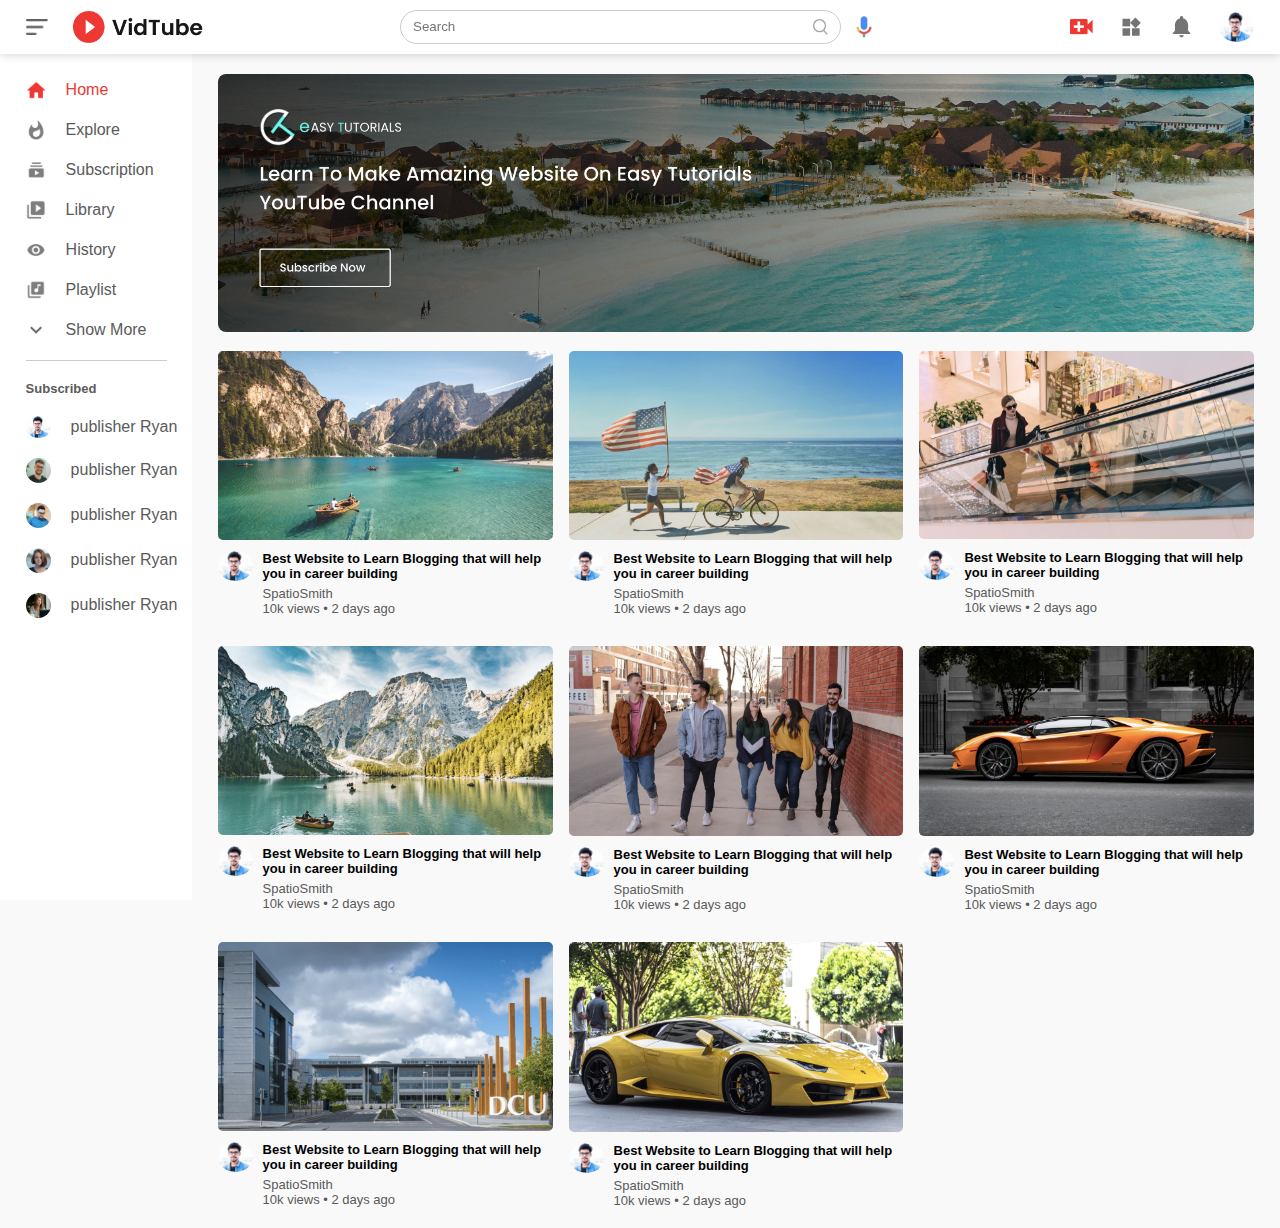
<file: index.html>
<!DOCTYPE html>
<html lang="en">
  <head>
    <meta charset="UTF-8" />
    <meta name="viewport" content="width=device-width, initial-scale=1.0" />
    <meta http-equiv="X-UA-Compatible" content="IE=edge">
    <title>YouThoob</title>
    <link rel="stylesheet" href="style.css" />
  </head>
  <body>

    <nav class="flex-div">
      <div class="nav-left flex-div">
        <img src="images/menu.png" class="menu-icon">
        <img src="images/logo.png" class="logo"> 
      </div>
      <div class="nav-middle flex-div">
        <div class="search-box flex-div">
          <input type="text" placeholder="Search">
          <img src="images/search.png" >
        </div>
<img src="images/voice-search.png" class="mic-icon">


      </div>
      <div class="nav-right flex-div" >
      <img src="images/upload.png">
      <img src="images/more.png">
      <img src="images/notification.png">
      <img src="images/publisher.jpeg" class="user-icon">

      </div>

    </nav>

    
    <!-- ------------sidebar----- -->


<div class="sidebar">
  <div class="shortcut-links">
    <a href=""><img src="images/home.png"><p>Home</p> </a>
    <a href=""><img src="images/explore.png"><p>Explore</p> </a>
    <a href=""><img src="images/subscriprion.png"><p>Subscription</p> </a>
    <a href=""><img src="images/library.png"><p>Library</p> </a>
    <a href=""><img src="images/history.png"><p>History</p> </a>
    <a href=""><img src="images/playlist.png"><p>Playlist</p> </a>
    <a href=""><img src="images/show-more.png"><p>Show More</p> </a>
    <hr>
  </div>
<div class="subscribed-list">
  <h3>Subscribed</h3>
  <a href=""><img src="images/publisher.jpeg"><p>publisher Ryan</p> </a>
  <a href=""><img src="images/simon.png"><p>publisher Ryan</p> </a>
  <a href=""><img src="images/tom.png"><p>publisher Ryan</p> </a>
  <a href=""><img src="images/megan.png"><p>publisher Ryan</p> </a>
  <a href=""><img src="images/cameron.png"><p>publisher Ryan</p> </a>
</div>
</div>


<!--------------Main--------------->

<div class="container">
  <div class="banner">
    <img src="images/banner.png">
  </div>
<div class="list-container">
  <div class="vid-list">
    <a href="play.html"><img src="images/thumbnail1.png" class="thumbnail"></a>  
    <div class="flex-div">
       <img src="images/publisher.jpeg">
       <div class="vid-info">
        <a href="play.html">Best Website to Learn Blogging that will help you in career building</a>
        <p>SpatioSmith</p>
        <p>10k views &bull; 2 days ago</p>
      </div>
    </div>
  </div>
  <div class="vid-list">
    <a href=""><img src="images/thumbnail2.png" class="thumbnail"></a>  
    <div class="flex-div">
       <img src="images/publisher.jpeg">
       <div class="vid-info">
        <a href="">Best Website to Learn Blogging that will help you in career building </a>
        <p>SpatioSmith</p>
        <p>10k views &bull; 2 days ago</p>
      </div>
    </div>
  </div>
  <div class="vid-list">
    <a href=""><img src="images/thumbnail3.png" class="thumbnail"></a>  
    <div class="flex-div">
       <img src="images/publisher.jpeg">
       <div class="vid-info">
        <a href="">Best Website to Learn Blogging that will help you in career building </a>
        <p>SpatioSmith</p>
        <p>10k views &bull; 2 days ago</p>
      </div>
    </div>
  </div>
  <div class="vid-list">
    <a href=""><img src="images/thumbnail4.png" class="thumbnail"></a>  
    <div class="flex-div">
       <img src="images/publisher.jpeg">
       <div class="vid-info">
        <a href="">Best Website to Learn Blogging that will help you in career building </a>
        <p>SpatioSmith</p>
        <p>10k views &bull; 2 days ago</p>
      </div>
    </div>
  </div>
  <div class="vid-list">
    <a href=""><img src="images/thumbnail5.png" class="thumbnail"></a>  
    <div class="flex-div">
       <img src="images/publisher.jpeg">
       <div class="vid-info">
        <a href="">Best Website to Learn Blogging that will help you in career building </a>
        <p>SpatioSmith</p>
        <p>10k views &bull; 2 days ago</p>
      </div>
    </div>
  </div>
  <div class="vid-list">
    <a href=""><img src="images/thumbnail6.png" class="thumbnail"></a>  
    <div class="flex-div">
       <img src="images/publisher.jpeg">
       <div class="vid-info">
        <a href="">Best Website to Learn Blogging that will help you in career building </a>
        <p>SpatioSmith</p>
        <p>10k views &bull; 2 days ago</p>
      </div>
    </div>
  </div>
  <div class="vid-list">
    <a href=""><img src="images/thumbnail7.png" class="thumbnail"></a>  
    <div class="flex-div">
       <img src="images/publisher.jpeg">
       <div class="vid-info">
        <a href="">Best Website to Learn Blogging that will help you in career building </a>
        <p>SpatioSmith</p>
        <p>10k views &bull; 2 days ago</p>
      </div>
    </div>
  </div>
  <div class="vid-list">
    <a href=""><img src="images/thumbnail8.png" class="thumbnail"></a>  
    <div class="flex-div">
       <img src="images/publisher.jpeg">
       <div class="vid-info">
        <a href="">Best Website to Learn Blogging that will help you in career building </a>
        <p>SpatioSmith</p>
        <p>10k views &bull; 2 days ago</p>
      </div>
    </div>
  </div>
</div>
</div>


<script src="script.js"></script>
  </body>
  </html>
</file>
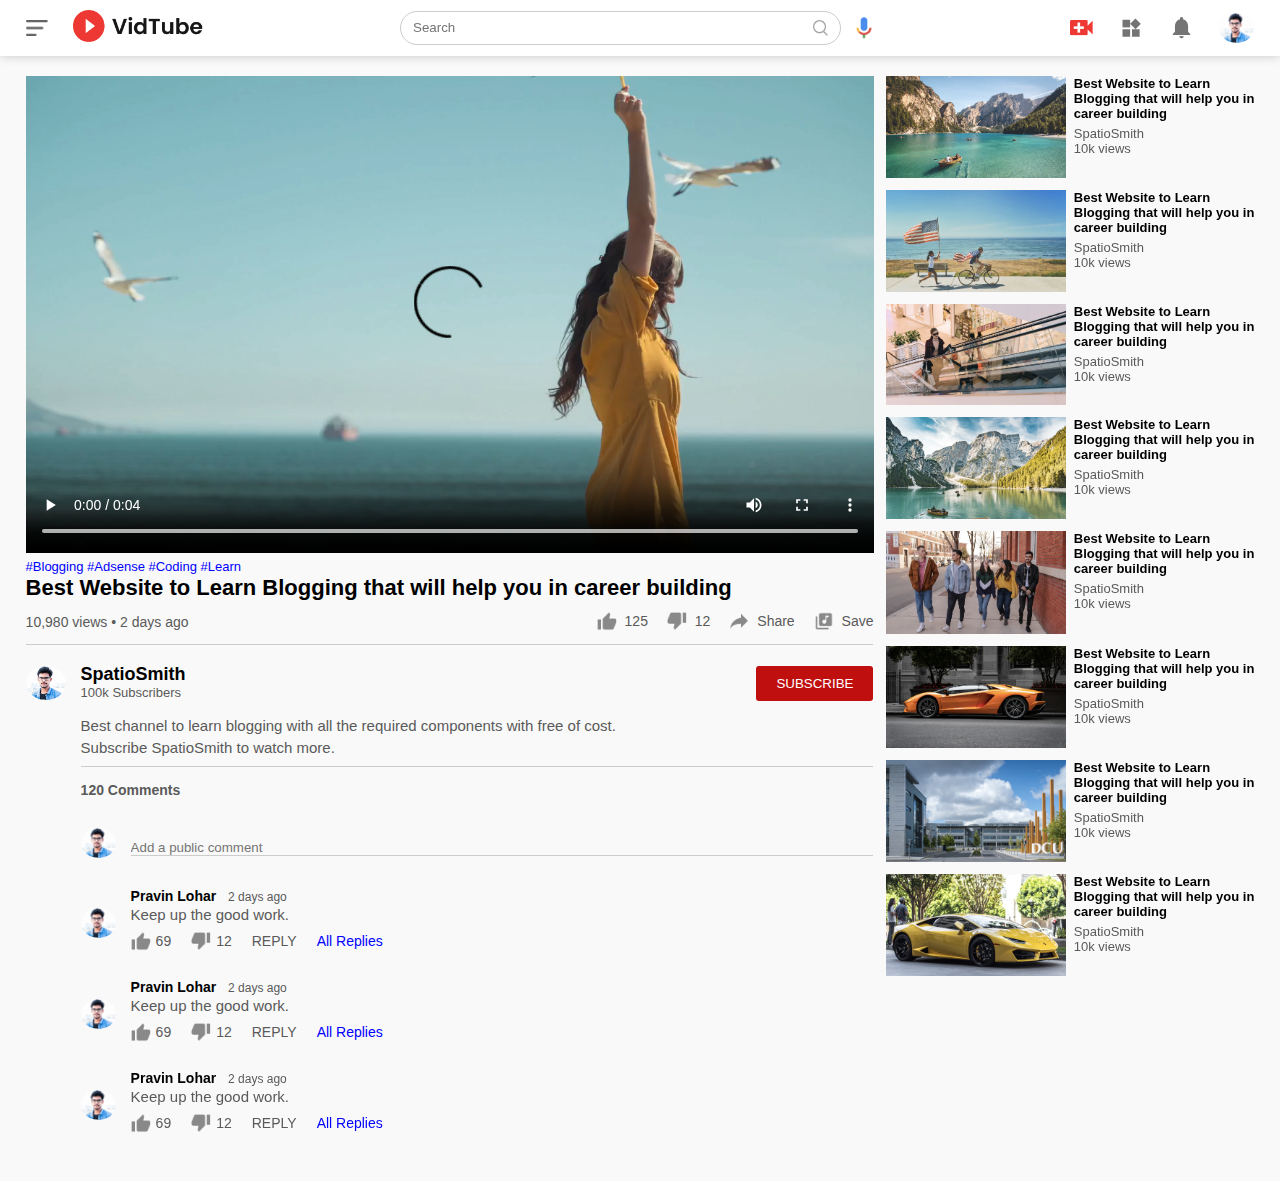
<file: play.html>
<!DOCTYPE html>
<html lang="en">
<head>
    <meta charset="UTF-8">
    <meta http-equiv="X-UA-Compatible" content="IE=edge">
    <meta name="viewport" content="width=device-width, initial-scale=1.0">
    <title>Play Video - YouThoob</title>
    <link rel="stylesheet" href="style.css">
</head>
<body>
    <nav class="flex-div">
        <div class="nav-left flex-div">
          <img src="images/menu.png" class="menu-icon">
          <a href="index.html"><img src="images/logo.png" class="logo"> </a>
        </div>
        <div class="nav-middle flex-div">
          <div class="search-box flex-div">
            <input type="text" placeholder="Search">
            <img src="images/search.png" >
          </div>
  <img src="images/voice-search.png" class="mic-icon">
  
  
        </div>
        <div class="nav-right flex-div" >
        <img src="images/upload.png">
        <img src="images/more.png">
        <img src="images/notification.png">
        <img src="images/publisher.jpeg" class="user-icon">
        </div>
      </nav>


      <div class="container play-container">
          <div class="row">
              <div class="play-video">
                  <video controls autoplay>
                      <source src="images/video.mp4" type="video/mp4">  
                  </video>
                  <div class="tag">
                      <a href="">#Blogging </a> <a href="">#Adsense </a> <a href="">#Coding </a> <a href="">#Learn </a>
                  </div>
                  <h3>Best Website to Learn Blogging that will help you in career building</h3>

                  <div class="play-video-info">
                      <p>10,980 views &bull; 2 days ago</p>
                      <div>
                          <a href=""><img src="images/like.png">125</a>
                          <a href=""><img src="images/dislike.png">12</a>
                          <a href=""><img src="images/share.png">Share</a>
                          <a href=""><img src="images/save.png">Save</a>
                      </div>
                  </div>
                  <hr>
                  <div class="publisher">
                      <img src="images/publisher.jpeg">
                      <div>
                          <p>SpatioSmith</p>
                          <span>100k Subscribers</span>
                      </div>
                      <button type="button">SUBSCRIBE</button>
                  </div>
                  <div class="vid-description">
                      <p>Best channel to learn blogging with all the required components with free of cost.</p>
                      <p>Subscribe SpatioSmith to watch more.</p>
                      <hr>
                      <h4>120 Comments</h4>

                    <div class="add-comment">
                        <img src="images/publisher.jpeg">
                        <input type="text" placeholder="Add a public comment">
                    </div>
                    <div class="old-comment">
                        <img src="images/publisher.jpeg">
                        <div>
                            <h3>Pravin Lohar <span>2 days ago</span></h3>
                            <p>Keep up the good work.</p>
                            <div class="comment-action">
                                <img src="images/like.png">
                                <span>69</span>
                                <img src="images/dislike.png">
                                <span>12</span>
                                <span>REPLY</span>
                                <a href="">All Replies</a>
                            </div>
                        </div>
                    </div>
                    <div class="old-comment">
                        <img src="images/publisher.jpeg">
                        <div>
                            <h3>Pravin Lohar <span>2 days ago</span></h3>
                            <p>Keep up the good work.</p>
                            <div class="comment-action">
                                <img src="images/like.png">
                                <span>69</span>
                                <img src="images/dislike.png">
                                <span>12</span>
                                <span>REPLY</span>
                                <a href="">All Replies</a>
                            </div>
                        </div>
                    </div>
                    <div class="old-comment">
                        <img src="images/publisher.jpeg">
                        <div>
                            <h3>Pravin Lohar <span>2 days ago</span></h3>
                            <p>Keep up the good work.</p>
                            <div class="comment-action">
                                <img src="images/like.png">
                                <span>69</span>
                                <img src="images/dislike.png">
                                <span>12</span>
                                <span>REPLY</span>
                                <a href="">All Replies</a>
                            </div>
                        </div>
                    </div>
                  </div>

              </div>
              <div class="right-sidebar">

                <div class="side-video-list">
                    <a href="" class="small-thumbnail"><img src="images/thumbnail1.png"></a>
                    <div class="vid-info">
                        <a href="">Best Website to Learn Blogging that will help you in career building</a>
                        <p>SpatioSmith</p>
                        <p>10k views </p>
                    </div>
                </div>
                <div class="side-video-list">
                    <a href="" class="small-thumbnail"><img src="images/thumbnail2.png"></a>
                    <div class="vid-info">
                        <a href="">Best Website to Learn Blogging that will help you in career building</a>
                        <p>SpatioSmith</p>
                        <p>10k views </p>
                    </div>
                </div>
                <div class="side-video-list">
                    <a href="" class="small-thumbnail"><img src="images/thumbnail3.png"></a>
                    <div class="vid-info">
                        <a href="">Best Website to Learn Blogging that will help you in career building</a>
                        <p>SpatioSmith</p>
                        <p>10k views </p>
                    </div>
                </div>
                <div class="side-video-list">
                    <a href="" class="small-thumbnail"><img src="images/thumbnail4.png"></a>
                    <div class="vid-info">
                        <a href="">Best Website to Learn Blogging that will help you in career building</a>
                        <p>SpatioSmith</p>
                        <p>10k views </p>
                    </div>
                </div>
                <div class="side-video-list">
                    <a href="" class="small-thumbnail"><img src="images/thumbnail5.png"></a>
                    <div class="vid-info">
                        <a href="">Best Website to Learn Blogging that will help you in career building</a>
                        <p>SpatioSmith</p>
                        <p>10k views </p>
                    </div>
                </div>
                <div class="side-video-list">
                    <a href="" class="small-thumbnail"><img src="images/thumbnail6.png"></a>
                    <div class="vid-info">
                        <a href="">Best Website to Learn Blogging that will help you in career building</a>
                        <p>SpatioSmith</p>
                        <p>10k views </p>
                    </div>
                </div>
                <div class="side-video-list">
                    <a href="" class="small-thumbnail"><img src="images/thumbnail7.png"></a>
                    <div class="vid-info">
                        <a href="">Best Website to Learn Blogging that will help you in career building</a>
                        <p>SpatioSmith</p>
                        <p>10k views </p>
                    </div>
                </div>
                <div class="side-video-list">
                    <a href="" class="small-thumbnail"><img src="images/thumbnail8.png"></a>
                    <div class="vid-info">
                        <a href="">Best Website to Learn Blogging that will help you in career building</a>
                        <p>SpatioSmith</p>
                        <p>10k views </p>
                    </div>
                </div>

              </div>
          </div>
      </div>

</body>
</html>
</file>
<file: style.css>
*{
	margin: 0;
	padding: 0;
	font-family:  'poppins' , sans-serif;
	box-sizing: border-box;
}

a{
	text-decoration: none;
	color: #5a5a5a;
}

img{
	cursor:  pointer;
}

.flex-div{
	display: flex;
	align-items: center;
}

nav{
	padding: 10px 2%;
	justify-content: space-between;
	box-shadow: 0 0 10px rgba(0, 0, 0, 0.2);
	background: #fff;
	position: sticky;
	top: 0;
	z-index: 10;
}
.nav-right img{
	width: 25px;
	margin-right: 25px;
}
.nav-right .user-icon{ 
	width: 35px;
	border-radius: 50%;
	margin-right: 0;
}
.nav-left .menu-icon{
	width: 22px;
	margin-right: 25px;	
}
.nav-left .logo{
	width: 130px;
}
.nav-middle .mic-icon{
	width: 16px;	
}
.nav-middle .search-box{
	border: 1px solid #ccc;
	margin-right: 15px;
	padding: 8px 12px;
	border-radius: 25px;
}
.nav-middle .search-box input{
	width: 400px;
	border: 0;
	outline: 0;
	background: transparent;
}
.nav-middle .search-box img{
	width: 15px;
}

/* ----- Sidebar ----*/

.sidebar{
	background: white;
	width: 15%;
	height: 100vh;
	position: fixed;
	top: 0;
	padding-left: 2%;
	padding-top: 80px;
}
.shortcut-links a img{
	width: 20px;
	margin-right: 20px;
}
.shortcut-links a{
	display: flex;
	align-items: center;
	margin-bottom: 20px;
	width: fit-content;
	flex-wrap: wrap;
}
.shortcut-links a:first-child{
	color: #ed3833;
}
.sidebar hr{
	border: 0;
	height: 1px;
	background: #ccc;
	width: 85%;
}
.subscribed-list h3{
	font-size: 13px;
	margin: 20px 0;
	color: #5a5a5a;
}
.subscribed-list a{
	display: flex;
	align-items: center;
	margin-bottom: 20px;
	width: fit-content;
	flex-wrap: wrap;
}
.subscribed-list a img{
	width: 25px;
	border-radius: 50%;
	margin-right: 20px;

}

.small-sidebar{
	width: 5%;
}
.small-sidebar a p{
	display: none;
}
.small-sidebar h3{
	display: none;
}
.small-sidebar hr{
	width: 50%;
	margin-bottom: 25px;
}

/* ----- main -----*/

.container{
	background: #f9f9f9;
	padding-left: 17%;
	padding-right: 2%;
	padding-top: 20px;
	padding-bottom: 20px;
}
.large-container{
	padding-left: 7%;

}

.banner{
	width: 100%;
}
.banner img{
	width: 100%;
	border-radius: 8px;

}
.list-container{
	display: grid;
	grid-template-columns: repeat(auto-fit, minmax(250px, 1fr));
	grid-column-gap: 16px;
	grid-row-gap: 30px;
	margin-top: 15px;

}
.vid-list .thumbnail{
	width: 100%;
	border-radius: 5px;
}
.vid-list .flex-div{
	align-items: flex-start;
	margin-top: 7px;
}
.vid-list .flex-div img{
	width: 35px;
	margin-right: 10px;
	border-radius: 50%;
}
.vid-info{
	color: #5a5a5a;
	font-size: 13px;
}
.vid-info a{
	color: #000;
	font-weight: 600;
	display: block;
	margin-bottom: 5px;
}

@media (max-width: 900px){
	.menu-icon{
		display: none;
	}
	.sidebar{
		display: none;
	}
	.container, .large-container{
		padding-left: 5%;
		padding-right: 5%;
	}
	.nav-right img{
		display: none;
	}
	.nav-right .user-icon{
		display: block;
		width: 30px;
	}
	.nav-middle .search-box input{
		width: 100px;
	}
	.nav-middle .mic-icon{
		display: none;
	}
	.logo{
		width: 90px;
	}
}

/*------Play video page-----*/

.play-container{
	padding-left: 2%;
}
.row{
	display: flex;
	justify-content: space-between;
	flex-wrap: wrap;
}
.play-video{
	flex-basis: 69%;
}
.right-sidebar{
	flex-basis: 30%;
}
.play-video video{
	width: 100%;
}
.side-video-list{
	display: flex;
	justify-content: space-between;
	margin-bottom: 8px;
}
.side-video-list img{
	width: 100%;
}
.side-video-list .small-thumbnail{
	flex-basis: 49%;
}
.side-video-list .vid-info{
	flex-basis: 49%;
}
.play-video .tag a{
	color: #0000ff;
	font-size: 13px;
}
.play-video h3{
	font-weight: 600;
	font-size: 22px;
}
.play-video .play-video-info{
	display: flex;
	align-items: center;
	justify-content: space-between;
	flex-wrap: wrap;
	margin-top: 10px;
	font-size: 14px;
	color: #5a5a5a;
}
.play-video .play-video-info a img{
	width: 20px;
	margin-right: 8px ;
}
.play-video .play-video-info a{
	display: inline-flex;
	align-items: center;
	margin-left: 15px;
}
.play-video hr{
	border: 0;
	height: 1px;
	background: #ccc;
	margin: 10px 0;
}
.publisher{
	display: flex;
	align-items: center;
	margin-top: 20px;
}
.publisher div{
	flex: 1;
	line-height: 18px;
}
.publisher img{
	width: 40px;
	border-radius: 50%;
	margin-right: 15px;
}
.publisher div p{
	color: #000;
	font-weight: 600;
	font-size: 18px;
}
.publisher div span{
	font-size: 13px;
	color: #5a5a5a;
}
.publisher button{
	background: #bf0f0f;
	color: white;
	padding: 10px 20px;
	border: 0;
	outline: 0;
	border-radius: 3px;
	cursor: pointer;
}
.vid-description{
	padding-left: 55px;
	margin: 15px 0;
}
.vid-description p{
	font-size: 15px;
	margin-bottom: 5px;
	color: #5a5a5a;
}
.vid-description h4{
	font-size: 14px;
	color: #5a5a5a;
	margin-top: 15px;
}
.add-comment{
	display: flex;
	align-items: center;
	margin: 30px 0;
}
.add-comment img{
	width: 35px;
	border-radius: 50%;
	margin-right: 15px;
}
.add-comment input{
	border: 0;
	outline: 0;
	border-bottom: 1px solid #ccc;
	width: 100%;
	padding-top: 10px;
	background: transparent;
}
.old-comment{
	display: flex;
	align-items: center;
	margin: 20px 0;
}
.old-comment img{
	width: 35px;
	border-radius: 50%;
	margin-right: 15px;
}
.old-comment h3{
	font-size: 14px;
	margin-bottom: 2px;
}
.old-comment h3 span{
	font-size: 12px;
	color: #5a5a5a;
	font-weight: 500;
	margin-left: 8px;
}
.old-comment .comment-action{
	display: flex;
	align-items: center;
	margin: 8px 0;
	font-size: 14px;
}
.old-comment .comment-action img{
	width: 20px;
	border-radius: 0;
	margin-right: 5px;
}
.old-comment .comment-action span{
	margin-right: 20px;
	color: #5a5a5a;
} 
.old-comment .comment-action a{
	color: #0000ff;
}

@media (max-width:900px){
	.play-video{
		flex-basis: 100%;
	}
	.right-sidebar{
		flex-basis: 100%;
	}
	.play-container{
		padding-left: 5%;
	}
	.vid-description{
		padding-left: 0;
	}
	.play-video .play-video-info a{
		margin-left: 0;
		margin-right: 15px;
		margin-top: 15px;
	}
}
</file>
